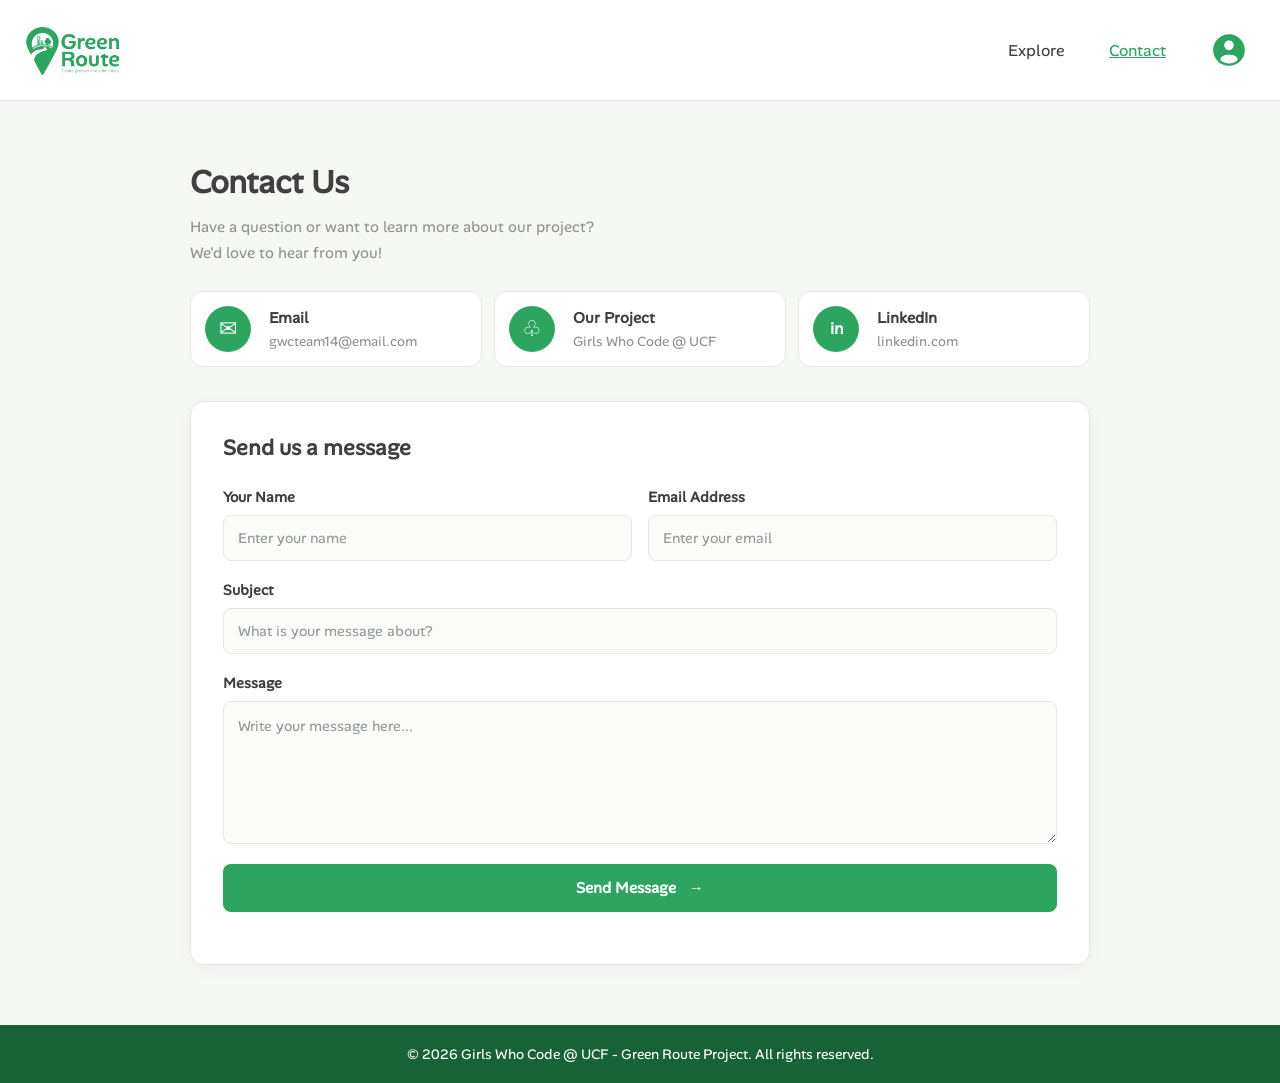
<file: contact.html>
<!DOCTYPE html>
<html lang="en">
<head>
    <meta charset = "UTF-8">
    <meta name="viewport" content="width=device-width, initial-scale=1.0">
    <link rel="icon" type="image/png" href="assets/images/gr-logo2-nobg-favicon.png">
    <title>Green Route</title>

    <!-- site style -->
    <link rel="stylesheet" href = "style.css">

</head>
<body>
    <!-- app header & nav -->
     <header class="app-header">
            <a class="app-logo" href="index.html">
                <img src="assets/images/gr-logo.png" alt="Green Route" class="brand-logo">
            </a>

        <nav class="main-nav">
            <a href="index.html">Explore</a>
            <a class="nav-active-link" href="contact.html">Contact</a>
            <a href="profile.html">
                <img src="assets/images/user-circle-svgrepo-com.svg" alt="User profile icon" class="profile-button">
            </a>
        </nav>

     </header>

    <nav class="mobile-bottom-nav" aria-label="Mobile navigation">
        <a href="index.html">
            <svg viewBox="0 0 24 24" aria-hidden="true"><path d="m3 10 9-7 9 7v10a1 1 0 0 1-1 1h-6v-7h-4v7H4a1 1 0 0 1-1-1z"/></svg>
            <span>Explore</span>
        </a>
        <a class="is-current" href="contact.html" aria-current="page">
            <svg viewBox="0 0 24 24" aria-hidden="true"><path d="M4 5h16v12H9l-5 4z"/><path d="M8 9h8M8 13h5"/></svg>
            <span>Contact</span>
        </a>
        <a href="profile.html">
            <svg viewBox="0 0 24 24" aria-hidden="true"><circle cx="12" cy="8" r="4"/><path d="M4 21a8 8 0 0 1 16 0"/></svg>
            <span>Profile</span>
        </a>
    </nav>

     <!-- main contact content -->
        <main class="contact-main">

            <section class="contact-content">

                <!-- contact info -->
                <div class="contact-info">

                    <h1>Contact Us</h1>

                    <p class="contact-intro">
                        Have a question or want to learn more about our project?
                        We'd love to hear from you!
                    </p>


                    <div class="contact-links">
                    <!-- email -->
                    <a class="contact-item" href="mailto:your-email@example.com">

                        <div class="contact-icon" aria-hidden="true">
                            ✉
                        </div>

                        <div class="contact-item-text">
                            <h2>Email</h2>
                            <p>gwcteam14@email.com</p>
                        </div>

                    </a>


                    <!-- project -->
                    <a class="contact-item"
                        href="https://github.com/"
                        target="_blank"
                        rel="noopener noreferrer">

                        <div class="contact-icon" aria-hidden="true">
                            ♧
                        </div>

                        <div class="contact-item-text">
                            <h2>Our Project</h2>
                            <p>Girls Who Code @ UCF</p>
                        </div>

                    </a>


                    <!-- linkedin -->
                    <a class="contact-item"
                        href="https://www.linkedin.com/"
                        target="_blank"
                        rel="noopener noreferrer">

                        <div class="contact-icon linkedin-icon" aria-hidden="true">
                            in
                        </div>

                        <div class="contact-item-text">
                            <h2>LinkedIn</h2>
                            <p>linkedin.com</p>
                        </div>

                    </a>
                    </div>

                </div>

            <!-- contact form -->
            <div class="contact-form-container">

                <div class="contact-form-heading">
                    <h2>Send us a message</h2>
                </div>

                    <form class="contact-form" id="contact-form">

                    <div class="contact-form-row">

                        <div class="contact-field">
                            <label for="contact-name">Your Name</label>
                            <input
                                type="text"
                                id="contact-name"
                                name="name"
                                placeholder="Enter your name"
                                required
                            >
                        </div>

                        <div class="contact-field">
                            <label for="contact-email">Email Address</label>
                            <input
                                type="email"
                                id="contact-email"
                                name="email"
                                placeholder="Enter your email"
                                required
                            >
                        </div>

                    </div>

                    <div class="contact-field">
                        <label for="contact-subject">Subject</label>
                        <input
                            type="text"
                            id="contact-subject"
                            name="subject"
                            placeholder="What is your message about?"
                            required
                        >
                    </div>

                    <div class="contact-field">
                        <label for="contact-message">Message</label>
                        <textarea
                            id="contact-message"
                            name="message"
                            placeholder="Write your message here..."
                            rows="5"
                            required
                        ></textarea>
                    </div>

                    <button class="contact-submit" type="submit">
                        Send Message
                        <span aria-hidden="true">→</span>
                    </button>

                    <p id="contact-status" class="contact-status" role="status" aria-live="polite"></p>

                    </form>
                    </div>
        </section>
        </main>

    <footer>
        <p>&copy; 2026 Girls Who Code @ UCF - Green Route Project. All rights reserved.</p>
     </footer>
    <script src="js/contact.js"></script>
</body>
</html>
</file>
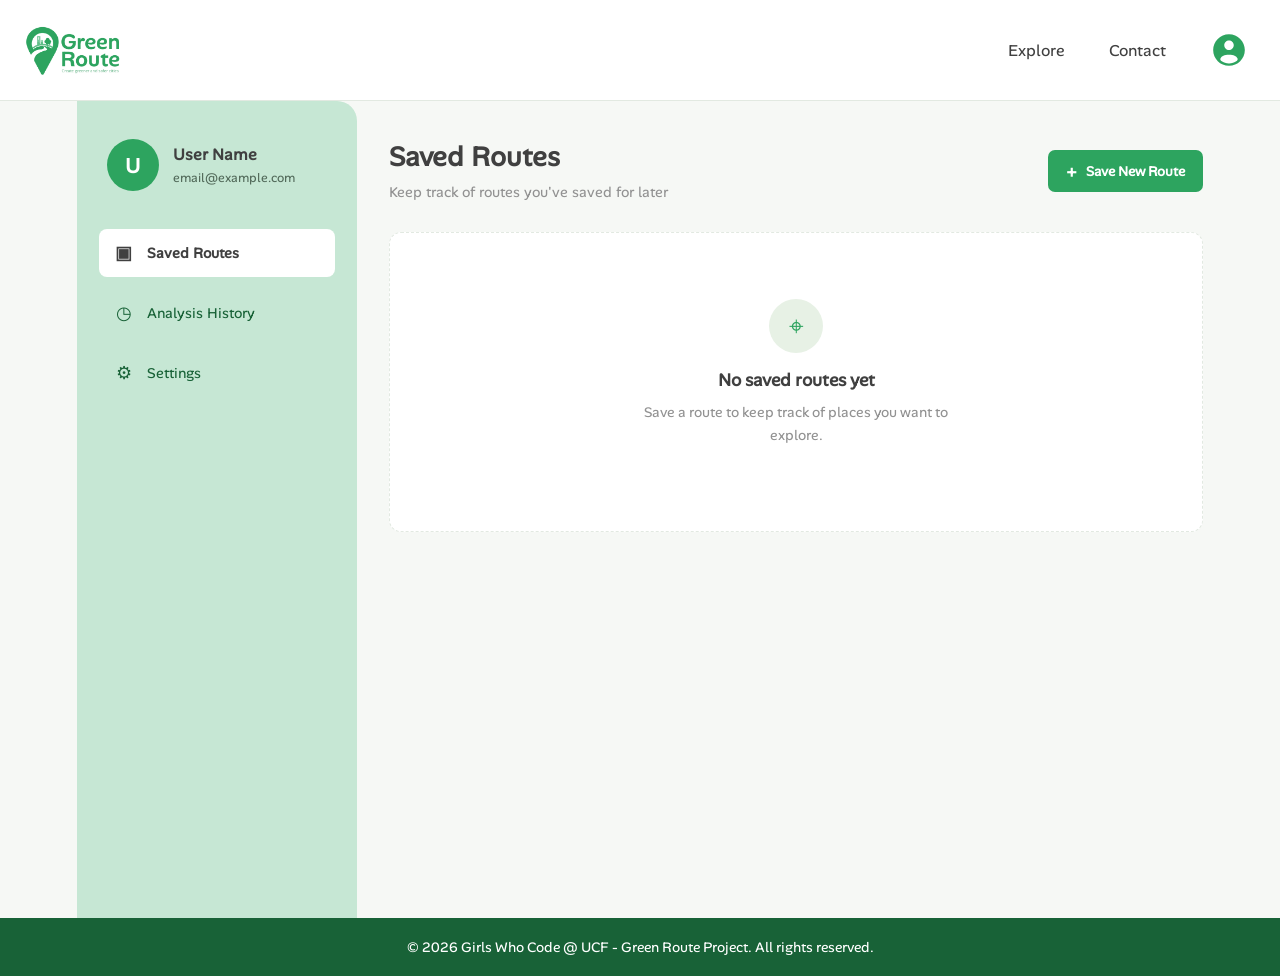
<file: profile.html>
<!DOCTYPE html>
<html lang="en">
<head>
    <meta charset = "UTF-8">
    <meta name="viewport" content="width=device-width, initial-scale=1.0">
    <link rel="icon" type="image/png" href="assets/images/gr-logo2-nobg-favicon.png">
    <title>Green Route</title>

    <!-- site style -->
    <link rel="stylesheet" href = "style.css">

</head>
<body>
    <!-- app header & nav -->
     <header class="app-header">
            <a class="app-logo" href="index.html">
                <img src="assets/images/gr-logo.png" alt="Green Route" class="brand-logo">
            </a>

        <nav class="main-nav">
            <a href="index.html">Explore</a>
            <a href="contact.html">Contact</a>
            <a href="profile.html">
                <img src="assets/images/user-circle-svgrepo-com.svg" alt="User profile icon" class="profile-button">
            </a>
        </nav>

     </header>

    <nav class="mobile-bottom-nav" aria-label="Mobile navigation">
        <a href="index.html">
            <svg viewBox="0 0 24 24" aria-hidden="true"><path d="m3 10 9-7 9 7v10a1 1 0 0 1-1 1h-6v-7h-4v7H4a1 1 0 0 1-1-1z"/></svg>
            <span>Explore</span>
        </a>
        <a href="contact.html">
            <svg viewBox="0 0 24 24" aria-hidden="true"><path d="M4 5h16v12H9l-5 4z"/><path d="M8 9h8M8 13h5"/></svg>
            <span>Contact</span>
        </a>
        <a class="is-current" href="profile.html" aria-current="page">
            <svg viewBox="0 0 24 24" aria-hidden="true"><circle cx="12" cy="8" r="4"/><path d="M4 21a8 8 0 0 1 16 0"/></svg>
            <span>Profile</span>
        </a>
    </nav>

    <!-- profile dashboard -->
    <main class="profile-main">

        <!-- profile sidebar -->
        <aside class="profile-sidebar">

            <div class="profile-user">
                <div class="profile-avatar" aria-hidden="true">
                    <span id="sidebar-initial">U</span>
                </div>

                <div class="profile-user-info">
                    <h2 id="sidebar-name">User Name</h2>
                    <p id="sidebar-email">email@example.com</p>
                </div>
            </div>


            <!-- sidebar nav -->
            <nav class="profile-menu" aria-label="Profile sections">

                <button
                    class="profile-menu-button active"
                    type="button"
                    data-section="saved"
                    aria-current="page"
                >
                    <span aria-hidden="true">▣</span>
                    Saved Routes
                </button>

                <button
                    class="profile-menu-button"
                    type="button"
                    data-section="history"
                >
                    <span aria-hidden="true">◷</span>
                    Analysis History
                </button>

                <button
                    class="profile-menu-button"
                    type="button"
                    data-section="settings"
                >
                    <span aria-hidden="true">⚙</span>
                    Settings
                </button>

            </nav>

        </aside>


        <!-- main dashboard content -->
        <div class="profile-content">

            <!-- saved routes section -->
            <section class="profile-section active" id="saved-section">

                <div class="profile-section-heading">

                    <div>
                        <h1>Saved Routes</h1>
                        <p>Keep track of routes you've saved for later</p>
                    </div>

                    <button
                        class="save-route-button"
                        type="button"
                        id="show-save-form"
                    >
                        <span aria-hidden="true">+</span>
                        Save New Route
                    </button>

                </div>


                <!-- new route form -->
                <form class="new-route-form" id="new-route-form" hidden>

                    <h2>Save a new route</h2>

                    <div class="new-route-fields">

                        <div class="profile-field">
                            <label for="new-route-title">Route Title</label>
                            <input
                                type="text"
                                id="new-route-title"
                                placeholder="e.g. Downtown Walk"
                                required
                            >
                        </div>

                        <div class="profile-field">
                            <label for="new-route-address">Route Address</label>
                            <input
                                type="text"
                                id="new-route-address"
                                placeholder="e.g. Downtown Orlando"
                                required
                            >
                        </div>

                    </div>

                    <div class="new-route-actions">
                        <button class="save-route-button" type="submit">
                            Save Route
                        </button>

                        <button
                            class="cancel-route-button"
                            type="button"
                            id="cancel-save-form"
                        >
                            Cancel
                        </button>
                    </div>

                </form>


                <!-- saved routes list  -->
                <div class="saved-routes-list" id="saved-routes-list">

                </div>

            </section>


            <!-- analysis history section -->
            <section class="profile-section" id="history-section" hidden>

                <div class="profile-section-heading">
                    <div>
                        <h1>Analysis History</h1>
                        <p>Review routes you've previously analyzed</p>
                    </div>
                </div>

                <div class="profile-empty-state">
                    <div class="profile-empty-icon">◷</div>
                    <h2>No analysis history yet</h2>
                    <p>
                        Once you analyze a route, your previous analyses will appear here
                    </p>
                    <a href="index.html" class="profile-text-link">
                        Explore your city →
                    </a>
                </div>

            </section>


            <!-- settings section -->
            <section class="profile-section" id="settings-section" hidden>

                <div class="profile-section-heading">
                    <div>
                        <h1>Settings</h1>
                        <p>Manage your profile information.</p>
                    </div>
                </div>

                <form class="settings-form" id="settings-form">

                    <div class="profile-field">
                        <label for="profile-name">Display Name</label>
                        <input
                            type="text"
                            id="profile-name"
                            placeholder="Enter your name"
                        >
                    </div>

                    <div class="profile-field">
                        <label for="profile-email">Email Address</label>
                        <input
                            type="email"
                            id="profile-email"
                            placeholder="Enter your email"
                        >
                    </div>

                    <button class="save-route-button" type="submit">
                        Save Changes
                    </button>

                    <p id="settings-message" class="settings-message"
                        aria-live="polite"></p>

                </form>

            </section>

        </div>
    </main>

     <footer>
        <p>&copy; 2026 Girls Who Code @ UCF - Green Route Project. All rights reserved.</p>
     </footer>

    <script src="js/profile.js"></script>
    <script src="js/script.js" type="module"></script>

</body>
</html>
</file>
<file: style.css>
/* colors & font */

:root {
    --color-primary: #2da45f;
    --color-primary-light: #C2E4D0;
    --color-primary-dark: #186237;
    --color-background: #f6f8f5;
    --color-surface: #ffffff;
    --color-text: #404040;
    --color-muted: #929292;
    --color-border: #e2e9e1;
}

@font-face {
  font-family: 'alansans';
  src: url('assets/fonts/AlanSans-VariableFont_wght.ttf') format('truetype');
  font-weight: normal;
  font-style: normal;
  font-display: swap;
}

* {
    box-sizing: border-box;
}


/* body */
html, body {
    margin: 0;
    height: 100%;
    width: 100%;
}
    body {
        font-family: 'alansans', sans-serif;
        color: var(--color-text);
        background-color: var(--color-background);
    }

    a {
        color: inherit;
        text-decoration: none;
    }

    button, input {
        font: inherit;
    }



/* header */
.app-header {
    display: flex;
    align-items: center;
    justify-content: space-between;
    gap: 24px;
    width: 100%;
    padding: 18px 20px;

    background: var(--color-surface);
    border-bottom: 1px solid var(--color-border);
}

    .app-logo {
        font-size: 18px;
        font-weight: 700;
        color: var(--color-primary);
    }

    .brand-logo {
        display: block;
        width: auto;
        height: 64px;
    }



/* navigation */
.main-nav {
    display: flex;
    align-items: center;
    gap: 20px;
}
    .main-nav a {
        font-size: 1rem;
        color: var(--color-text);
        transition: color 0.2s ease-in-out;
        padding: 8px 12px;
        border-radius: 8px;
    }
        .main-nav .nav-active-link {
            color: var(--color-primary);
            text-decoration: underline;
        }
        .profile-button {
            display: block;
            width: 38px;
            height: 38px;
            object-fit: contain;
        }
        /* mobile bottom navigation */
        .mobile-bottom-nav {
            display: none;
        }

/* HOME */

/* main content */
.main-content {
    width: min(1400px, 100%);
    margin: 0 auto;
    padding: 28px 20px 40px;
}

/* route search and welcome */
.welcome-section {
    width: 100%;
    padding: 28px 32px;
    margin-bottom: 30px;

    background: var(--color-primary-light);
    border-radius: 18px;
}
    .search-heading h2 {
        margin-bottom: 12px;
        font-size: clamp(1.5rem, 2.5vw, 2rem);
        color: var(--color-primary-dark);
    }
        .search-heading p {
            max-width: 30ch;
            margin: 0;
            color: var(--color-primary-dark);
        }
    .route-form {
        display: grid;
        grid-template-columns: minmax(0, 1fr) minmax(0, 1fr) auto;
        align-items: end;
        gap: 12px;
        margin-top: 16px;
    }
        .form-field {
            display: flex;
            flex-direction: column;
        }
            .form-field label {
                margin-bottom: 4px;
                font-size: 14px;
                color: var(--color-text);
            }
            .form-field input {
                padding: 8px 12px;
                border: 1px solid var(--color-border);
                border-radius: 8px;
            }
        .analyze-button {
            min-height: 40px;
            padding: 8px 16px;
            background: var(--color-primary);
            color: var(--color-surface);
            border: none;
            border-radius: 8px;
            cursor: pointer;
            transition: background 0.2s ease-in-out;
        }
            .analyze-button:hover {
                background: var(--color-primary-dark);
            }

/* map */
.map-section {
    padding: 18px;
    border-radius: 18px;
    overflow: hidden;

    display: flex;
    flex-direction: row;
    gap: 36px;
}
    #map {
        width: 100%;
        height: 320px;
        overflow: hidden;
        border-radius: 12px;
    }

/* route overview & about */
.route-overview {
    padding: 24px;
    background: var(--color-surface);
    border: 1px solid var(--color-border);
    border-radius: 18px;
}
    .route-overview h2 {
        margin-top: 0;
        font-size: 1.5rem;
        color: var(--color-text);
    }
    .route-overview p {
        color: var(--color-muted);
        line-height: 1.6;
    }

    .about-contact-button {
        display: inline-flex;
        align-items: center;
        justify-content: center;
        min-height: 42px;
        margin-top: 8px;
        padding: 10px 18px;
        color: #fff;
        background: var(--color-primary);
        border-radius: 8px;
        font-weight: 600;
        transition: background 0.2s ease;
    }
        .about-contact-button:hover {
            background: var(--color-primary-dark);
        }
/* footer */
footer {
    padding: 20px;
    text-align: center;
    background: var(--color-primary-dark);
}
    footer p {
        margin: 0;
        font-size: 14px;
        color: var(--color-surface);
    }



/* ANALYSIS */

.analysis-page {
    width: 90%;
    max-width: 1400px;
    margin: 35px auto 70px;
}

/* route search */
.analysis-search-section {
    background-color: #c6e7d4;
    padding: 30px;
    border-radius: 12px;
    margin-bottom: 30px;
}
    .analysis-search-section h1 {
        font-size: 25px;
        margin-bottom: 8px;
    }
    .analysis-search-section p {
        margin-bottom: 20px;
        color: #444;
    }
    .analysis-search-form {
        display: flex;
        align-items: center;
        gap: 12px;
        background-color: white;
        padding: 8px;
        border-radius: 8px;
    }
        .analysis-search-form input {
            flex: 1;
            min-width: 0;
            border: none;
            outline: none;
            padding: 12px;
            font: inherit;
        }

    .analysis-button {
        background-color: #279e60;
        color: white;
        border: none;
        border-radius: 6px;
        padding: 13px 28px;
        cursor: pointer;
        font: inherit;
        font-weight: 600;
    }
        .analysis-button:hover {
            background-color: #20834f;
        }


/* route heading */
.analysis-heading {
    display: flex;
    justify-content: space-between;
    align-items: center;
    gap: 20px;
    margin: 30px 0 20px;
}
    .analysis-heading h2 {
        font-size: 25px;
        margin-bottom: 8px;
    }
    .analysis-heading p {
        color: #666;
        line-height: 1.5;
    }
    .save-analysis-button {
        flex-shrink: 0;
        background-color: white;
        border: 1px solid #d8d8d8;
        border-radius: 8px;
        padding: 11px 16px;
        cursor: pointer;
        font: inherit;
    }
        .save-analysis-button:hover {
            background-color: #f1f8f4;
        }


/* map & results */
.analysis-main-grid {
    display: grid;
    grid-template-columns: 1.7fr 1fr;
    gap: 25px;
    align-items: stretch;
}
    .analysis-map-card,
    .analysis-results-card {
        background-color: white;
        border-radius: 12px;
        box-shadow: 0 3px 15px rgba(0, 0, 0, 0.06);
        overflow: hidden;
    }
    .analysis-map {
        width: 100%;
        height: 450px;
        overflow: hidden;
        z-index: 1;
        border-radius: 12px;
    }
        /* before and after maps */
        .comparison-map {
            width: 100%;
            height: 300px;
            overflow: hidden;
            border-radius: 12px;
        }


/* results card */

.analysis-results-card {
    padding: 25px;
}
    .analysis-results-card h2 {
        font-size: 20px;
        margin-bottom: 25px;
    }
    .analysis-result-group {
        margin-bottom: 25px;
    }
    .analysis-result-group h3 {
        font-size: 15px;
        margin-bottom: 10px;
    }
    .analysis-result-group p,
    .analysis-result-group li {
        color: #555;
        font-size: 14px;
        line-height: 1.7;
    }
    .analysis-result-group ul {
        padding-left: 20px;
    }
    .analysis-result-group li {
        margin-bottom: 8px;
    }


/* route comparisons */

.route-comparisons-section {
    background-color: white;
    border: 1px solid #dedede;
    border-radius: 12px;
    padding: 25px;
    margin-top: 30px;
}
    .comparison-heading {
        margin-bottom: 20px;
    }
        .comparison-heading h2 {
            font-size: 21px;
            margin-bottom: 6px;
        }
        .comparison-heading p {
            color: #666;
            font-size: 14px;
        }
.comparison-grid {
    display: grid;
    grid-template-columns: 1fr 1fr;
    gap: 18px;
}
    .comparison-card {
        border: 1px solid #dedede;
        border-radius: 9px;
        padding: 12px;
        overflow: hidden;
    }
    .comparison-card h3 {
        font-size: 14px;
        margin: 5px 0 12px;
    }
    .comparison-map {
        width: 100%;
        height: 280px;
        border-radius: 6px;
        z-index: 1;
    }
/* route search and analysis */
.search-heading p {
    max-width: 58ch;
    line-height: 1.6;
}

.analysis-search-form {
    display: grid;
    grid-template-columns: minmax(0, 1fr) minmax(0, 1fr) auto;
}
    .analysis-search-form input {
        min-width: 0;
        border: 1px solid var(--color-border);
        border-radius: 7px;
        background: #fbfcfa;
    }
.analysis-map,
.comparison-map {
    background-color: #edf3ee;
}
    .save-analysis-button:disabled {
        color: var(--color-primary-dark);
        background: #f1f8f4;
        cursor: default;
    }
    button:focus-visible,
    a:focus-visible,
    input:focus-visible,
    textarea:focus-visible {
        outline: 3px solid #186237;
        outline-offset: 3px;
    }

/* ACCESSIBILITY */
.visually-hidden {
    position: absolute;
    width: 1px;
    height: 1px;
    padding: 0;
    margin: -1px;
    overflow: hidden;
    clip: rect(0, 0, 0, 0);
    white-space: nowrap;
    border: 0;
}



/* CONTACT */
/* main content */
.contact-main {
    width: min(1400px, 100%);
    min-height: calc(100vh - 83px);
    margin: 0 auto;
    padding: 60px;
}
.contact-content {
    display: flex;
    flex-direction: column;
    gap: 34px;

    width: 100%;
    max-width: 900px;
    margin: 0 auto;
}
    /*  contact info */
    .contact-info h1 {
        margin: 0 0 12px;
        font-size: 2rem;
        color: var(--color-text);
    }
    .contact-intro {
        max-width: 420px;
        margin: 0;

        color: var(--color-muted);
        font-size: 0.95rem;
        line-height: 1.7;
    }

    /* contact links */
    .contact-links {
        display: grid;
        grid-template-columns: repeat(3, minmax(0, 1fr));
        gap: 12px;
        margin-top: 24px;
    }
    .contact-item {
        display: flex;
        align-items: center;
        gap: 18px;

        width: 100%;
        min-width: 0;
        min-height: 76px;
        margin: 0;
        padding: 14px;
        background: var(--color-surface);
        border: 1px solid var(--color-border);
        border-radius: 12px;

        transition: transform 0.2s ease;
    }
    .contact-item:hover {
        transform: translateX(5px);
    }
    .contact-icon {
        display: grid;
        place-items: center;

        flex-shrink: 0;
        width: 46px;
        height: 46px;

        color: white;
        background: var(--color-primary);
        border-radius: 50%;

        font-size: 1.35rem;
    }
    .linkedin-icon {
        font-size: 1rem;
        font-weight: 700;
    }
    .contact-item-text h2 {
        margin: 0 0 5px;
        font-size: 0.95rem;
        color: var(--color-text);
    }
    .contact-item-text p {
        margin: 0;
        color: var(--color-muted);
        font-size: 0.85rem;
    }
    /* contact form */
    .contact-form-container {
        width: 100%;
        padding: 32px;

        background: var(--color-surface);
        border: 1px solid var(--color-border);
        border-radius: 14px;

        box-shadow: 0 4px 16px rgb(36 51 41 / 4%);
    }
    .contact-form-heading {
        margin-bottom: 26px;
    }
    .contact-form-heading h2 {
        margin: 0 0 8px;
        font-size: 1.35rem;
        color: var(--color-text);
    }

.contact-status {
    margin: 0;
    color: var(--color-primary-dark);
    font-size: 0.9rem;
    line-height: 1.5;
}
        /* form Layout */
        .contact-form {
            display: flex;
            flex-direction: column;
            gap: 20px;
        }
        .contact-form-row {
            display: grid;
            grid-template-columns: 1fr 1fr;
            gap: 16px;
        }
        .contact-field {
            display: flex;
            flex-direction: column;
            gap: 9px;
            min-width: 0;
        }
        .contact-field label {
            font-size: 0.9rem;
            font-weight: 600;
            color: var(--color-text);
        }
        .contact-field input,
        .contact-field textarea {
            width: 100%;
            padding: 13px 14px;

            color: var(--color-text);
            background: #fbfcfa;
            border: 1px solid var(--color-border);
            border-radius: 8px;
            outline: none;

            font-size: 0.9rem;
            font-family: inherit;

            transition: border-color 0.2s ease, box-shadow 0.2s ease;
        }
        .contact-field input {
            min-height: 46px;
        }
        .contact-field textarea {
            min-height: 130px;
            resize: vertical;
            line-height: 1.6;
        }
            .contact-field input::placeholder,
            .contact-field textarea::placeholder {
                color: #929b94;
            }
            .contact-field input:focus,
            .contact-field textarea:focus {
                border-color: var(--color-primary);
                box-shadow: 0 0 0 3px rgb(54 122 80 / 12%);
            }

        /* submit */
        .contact-submit {
            display: flex;
            align-items: center;
            justify-content: center;
            gap: 12px;

            width: 100%;
            min-height: 48px;
            padding: 12px 20px;

            color: white;
            background: var(--color-primary);
            border: none;
            border-radius: 8px;

            font-size: 0.95rem;
            font-weight: 600;
            cursor: pointer;

            transition: background 0.2s ease;
        }
            .contact-submit:hover {
                background: var(--color-primary-dark);
            }




/* PROFILE */
.profile-main {
    display: grid;
    grid-template-columns: 280px minmax(0, 1fr);

    width: min(1400px, 100%);
    min-height: calc(100vh - 83px);
    margin: 0 auto;
    padding: 0 6%;
}
    /* sidebar */
    .profile-sidebar {
        padding: 38px 22px;
        background: #c6e7d4;
        border-radius: 0 20px 0 0;
    }
    .profile-user {
        display: flex;
        align-items: center;
        gap: 14px;
        margin-bottom: 38px;
        padding: 0 8px;
    }
    .profile-avatar {
        display: grid;
        place-items: center;
        flex-shrink: 0;

        width: 52px;
        height: 52px;

        color: white;
        background: var(--color-primary);
        border-radius: 50%;

        font-size: 1.3rem;
        font-weight: 700;
    }
    .profile-user-info {
        min-width: 0;
    }
    .profile-user-info h2 {
        margin: 0 0 5px;
        font-size: 1rem;
    }
    .profile-user-info p {
        overflow: hidden;
        margin: 0;
        color: #536b5b;
        font-size: 0.78rem;
        text-overflow: ellipsis;
    }

        /* sidebar Buttons */
        .profile-menu {
            display: flex;
            flex-direction: column;
            gap: 12px;
        }
            .profile-menu-button {
                display: flex;
                align-items: center;
                gap: 13px;

                width: 100%;
                padding: 13px 15px;

                color: var(--color-primary-dark);
                background: transparent;
                border: none;
                border-radius: 8px;

                text-align: left;
                font-size: 0.9rem;
                cursor: pointer;

                transition: background 0.2s ease;
            }
            .profile-menu-button span {
                width: 20px;
                text-align: center;
                font-size: 1.1rem;
            }
            .profile-menu-button:hover {
                background: rgb(255 255 255 / 45%);
            }
            .profile-menu-button.active {
                color: var(--color-text);
                background: white;
                font-weight: 600;
            }

/* main content */
.profile-content {
    min-width: 0;
    padding: 38px 0 60px 32px;
}
    .profile-section[hidden],
    .new-route-form[hidden] {
        display: none;
    }
    .profile-section-heading {
        display: flex;
        align-items: center;
        justify-content: space-between;
        gap: 20px;

        margin-bottom: 28px;
    }
    .profile-section-heading h1 {
        margin: 0 0 8px;
        font-size: 1.7rem;
    }
    .profile-section-heading p {
        margin: 0;
        color: var(--color-muted);
        font-size: 0.9rem;
        line-height: 1.5;
    }

/* buttons */
.save-route-button {
    display: inline-flex;
    align-items: center;
    justify-content: center;
    gap: 9px;

    min-height: 42px;
    padding: 10px 18px;

    color: white;
    background: var(--color-primary);
    border: none;
    border-radius: 7px;

    font-size: 0.85rem;
    font-weight: 600;
    cursor: pointer;

    transition: background 0.2s ease;
}
    .save-route-button:hover {
        background: var(--color-primary-dark);
    }
    .save-route-button span {
        font-size: 1.1rem;
    }
    .cancel-route-button {
        min-height: 42px;
        padding: 10px 18px;

        color: var(--color-muted);
        background: transparent;
        border: 1px solid var(--color-border);
        border-radius: 7px;

        cursor: pointer;
    }

/* new route form */
.new-route-form {
        margin-bottom: 24px;
        padding: 24px;

        background: var(--color-surface);
        border: 1px solid var(--color-border);
        border-radius: 12px;
}
    .new-route-form h2 {
        margin: 0 0 20px;
        font-size: 1.1rem;
    }
    .new-route-fields {
        display: grid;
        grid-template-columns: 1fr 1fr;
        gap: 16px;
    }
    .new-route-actions {
        display: flex;
        flex-wrap: wrap;
        gap: 10px;
        margin-top: 20px;
    }

/* shared profile */
.profile-field {
    display: flex;
    flex-direction: column;
    gap: 8px;
    min-width: 0;
}
    .profile-field label {
        font-size: 0.85rem;
        font-weight: 600;
    }
    .profile-field input {
        width: 100%;
        min-height: 44px;
        padding: 11px 13px;

        color: var(--color-text);
        background: #fbfcfa;
        border: 1px solid var(--color-border);
        border-radius: 7px;
        outline: none;

        font: inherit;
        font-size: 0.88rem;
    }
    .profile-field input:focus {
        border-color: var(--color-primary);
        box-shadow: 0 0 0 3px rgb(54 122 80 / 12%);
    }

/* saved route cards */
.saved-routes-list {
    display: flex;
    flex-direction: column;
    gap: 16px;
}
    .saved-route-card {
        display: grid;
        grid-template-columns: 180px minmax(0, 1fr) auto;
        align-items: center;
        gap: 18px;

        padding: 14px;

        background: var(--color-surface);
        border: 1px solid var(--color-border);
        border-radius: 10px;
    }
    .route-thumbnail {
        position: relative;
        overflow: hidden;

        width: 100%;
        height: 115px;

        background-color: #e3eee5;
        background-image:
            linear-gradient(30deg, transparent 45%, #ffffff 46%, #ffffff 49%, transparent 50%),
            linear-gradient(120deg, transparent 43%, #ffffff 44%, #ffffff 47%, transparent 48%),
            linear-gradient(75deg, transparent 65%, #b8d5eb 66%, #b8d5eb 76%, transparent 77%);
        background-size: 55px 55px, 70px 70px, 100% 100%;
        border-radius: 8px;
    }
    .route-card-details {
        min-width: 0;
    }
    .route-card-details h2 {
        margin: 0 0 7px;
        font-size: 1rem;
    }
    .route-card-details p {
        margin: 0 0 5px;
        color: var(--color-muted);
        font-size: 0.82rem;
    }
    .route-card-date {
        font-size: 0.75rem !important;
    }
    .route-card-actions {
        display: flex;
        align-items: center;
        gap: 12px;
    }
    .route-open-button {
        padding: 8px 18px;
        color: var(--color-primary-dark);
        background: #c6e7d4;
        border: none;
        border-radius: 6px;
        font-size: 0.8rem;
        font-weight: 600;
        cursor: pointer;
    }
    .route-open-button:hover {
        background: #add9c1;
    }
    .route-delete-button {
        padding: 7px;
        color: var(--color-muted);
        background: transparent;
        border: none;
        font-size: 1.2rem;
        cursor: pointer;
    }
    .route-delete-button:hover {
        color: #b33b3b;
    }

/* empty states */
.profile-empty-state {
    display: flex;
    flex-direction: column;
    align-items: center;
    justify-content: center;

    min-height: 300px;
    padding: 30px;

    background: var(--color-surface);
    border: 1px dashed var(--color-border);
    border-radius: 12px;
    text-align: center;
}
    .profile-empty-icon {
        display: grid;
        place-items: center;

        width: 54px;
        height: 54px;
        margin-bottom: 16px;

        color: var(--color-primary);
        background: #e7f1e5;
        border-radius: 50%;

        font-size: 1.6rem;
    }
    .profile-empty-state h2 {
        margin: 0 0 10px;
        font-size: 1.1rem;
    }
    .profile-empty-state p {
        max-width: 350px;
        margin: 0 0 18px;
        color: var(--color-muted);
        font-size: 0.88rem;
        line-height: 1.6;
    }
    .profile-text-link {
        color: var(--color-primary);
        font-size: 0.9rem;
        font-weight: 600;
    }

/* settings */
.settings-form {
    display: flex;
    flex-direction: column;
    gap: 20px;

    max-width: 550px;
    padding: 26px;

    background: var(--color-surface);
    border: 1px solid var(--color-border);
    border-radius: 12px;
}
    .settings-message {
        margin: 0;
        color: var(--color-primary);
        font-size: 0.85rem;
    }



/* RESPONSIVE */

/* 900px RESPONSIVE  */
@media (max-width: 900px) {
    .analysis-main-grid {
        grid-template-columns: 1fr;
    }
    .analysis-map {
        height: 400px;
    }
    .profile-main {
        grid-template-columns: 220px minmax(0, 1fr);
        padding: 0 3%;
    }
    .profile-sidebar {
        padding: 30px 14px;
    }
    .profile-content {
        padding-left: 22px;
    }
    .saved-route-card {
        grid-template-columns: 120px minmax(0, 1fr);
    }
    .route-thumbnail {
        height: 100px;
    }
    .route-card-actions {
        grid-column: 2;
    }
}

/* 700px RESPONSIVE */
@media (max-width: 700px) {
    /* body & header */
    body {
        padding-bottom: calc(76px + env(safe-area-inset-bottom));
    }
    .app-header {
        align-items: center;
        flex-direction: row;
        padding: 13px 18px;
    }
    .app-logo {
        font-size: 16px;
    }
    /* navigation */
    .app-header > .main-nav {
        display: none;
    }
    /* mobile bottom navigation */
    .mobile-bottom-nav {
        position: fixed;
        z-index: 1200;
        right: 0;
        bottom: 0;
        left: 0;
        display: grid;
        grid-template-columns: repeat(3, minmax(0, 1fr));
        padding: 7px 8px calc(7px + env(safe-area-inset-bottom));
        background: rgb(255 255 255 / 96%);
        border-top: 1px solid var(--color-border);
        box-shadow: 0 -5px 18px rgb(32 57 41 / 8%);
        backdrop-filter: blur(14px);
    }
    .mobile-bottom-nav a {
        display: flex;
        min-width: 0;
        min-height: 52px;
        flex-direction: column;
        align-items: center;
        justify-content: center;
        gap: 3px;
        padding: 5px 2px;
        color: #68736c;
        border-radius: 10px;
        font-size: 0.68rem;
        font-weight: 600;
        line-height: 1.1;
        text-decoration: none;
        -webkit-tap-highlight-color: transparent;
    }
    .mobile-bottom-nav a.is-current {
        color: var(--color-primary-dark);
        background: #eaf5ee;
    }
    .mobile-bottom-nav svg {
        width: 21px;
        height: 21px;
        fill: none;
        stroke: currentColor;
        stroke-linecap: round;
        stroke-linejoin: round;
        stroke-width: 1.7;
    }
    .mobile-bottom-nav a:focus-visible {
        outline-offset: -2px;
    }

    /* home responsive */
    .main-content {
        padding: 22px 16px 32px;
    }
        .welcome-section {
            padding: 24px 20px;
        }
        .route-form,
        .analysis-search-form {
            grid-template-columns: 1fr;
        }
        .analyze-button,
        .analysis-button {
            width: 100%;
            min-height: 46px;
        }
        .map-section {
            flex-direction: column;
            gap: 16px;
            padding: 0;
        }
        .map-section #map,
        .route-overview {
            width: 100%;
        }

    /* contact page responsive */
    .contact-main {
        padding: 32px 20px;
    }


    /* profile page responsive */
    .profile-menu {
        scrollbar-width: none;
    }
    .profile-menu::-webkit-scrollbar {
        display: none;
    }

    /* contact page responsive */
    .contact-content {
        gap: 24px;
    }
    .contact-links {
        grid-template-columns: 1fr;
        gap: 10px;
    }
    .contact-item {
        min-height: 68px;
    }
    .contact-form-container {
        padding: 24px 20px;
    }
    .contact-form-row {
        grid-template-columns: 1fr;
    }
}

/* 600px RESPONSIVE  */
@media (max-width: 600px) {
    /* analysis page responsive */
    .analysis-page {
        width: 92%;
        margin-top: 20px;
    }
    .analysis-search-section {
        padding: 20px;
    }
    .analysis-search-form {
        grid-template-columns: 1fr;
    }
    .analysis-heading {
        align-items: flex-start;
        flex-direction: column;
    }
        .comparison-grid {
            grid-template-columns: 1fr;
        }
        .comparison-map {
            height: 240px;
        }
        .route-comparisons-section {
            padding: 16px;
        }

    /* profile page responsive */
    .profile-main {
        display: flex;
        flex-direction: column;
        padding: 0;
    }
        .profile-sidebar {
            padding: 20px 5%;
            border-radius: 0;
        }
        .profile-user {
            margin-bottom: 18px;
        }
        .profile-menu {
            flex-direction: row;
            gap: 6px;
            overflow-x: auto;
        }
        .profile-menu-button {
            justify-content: center;
            flex: 1;
            gap: 6px;
            padding: 11px 8px;
            white-space: nowrap;
            font-size: 0.75rem;
        }
        .profile-menu-button span {
            width: auto;
        }
        .profile-content {
            padding: 28px 5% 45px;
        }
        .profile-section-heading {
            align-items: flex-start;
            flex-direction: column;
        }
        /* saved routes */
        .new-route-fields {
            grid-template-columns: 1fr;
        }
        .saved-route-card {
            grid-template-columns: 1fr;
            gap: 12px;
        }
        .route-thumbnail {
            height: 150px;
        }
        .route-card-actions {
            grid-column: auto;
            justify-content: space-between;
        }
}

/* 480px RESPONSIVE */
@media (max-width: 480px) {
    .app-header {
        align-items: flex-start;
        flex-direction: column;
        gap: 10px;
    }
    .contact-form-container {
        padding: 22px 18px;
    }
}
</file>
